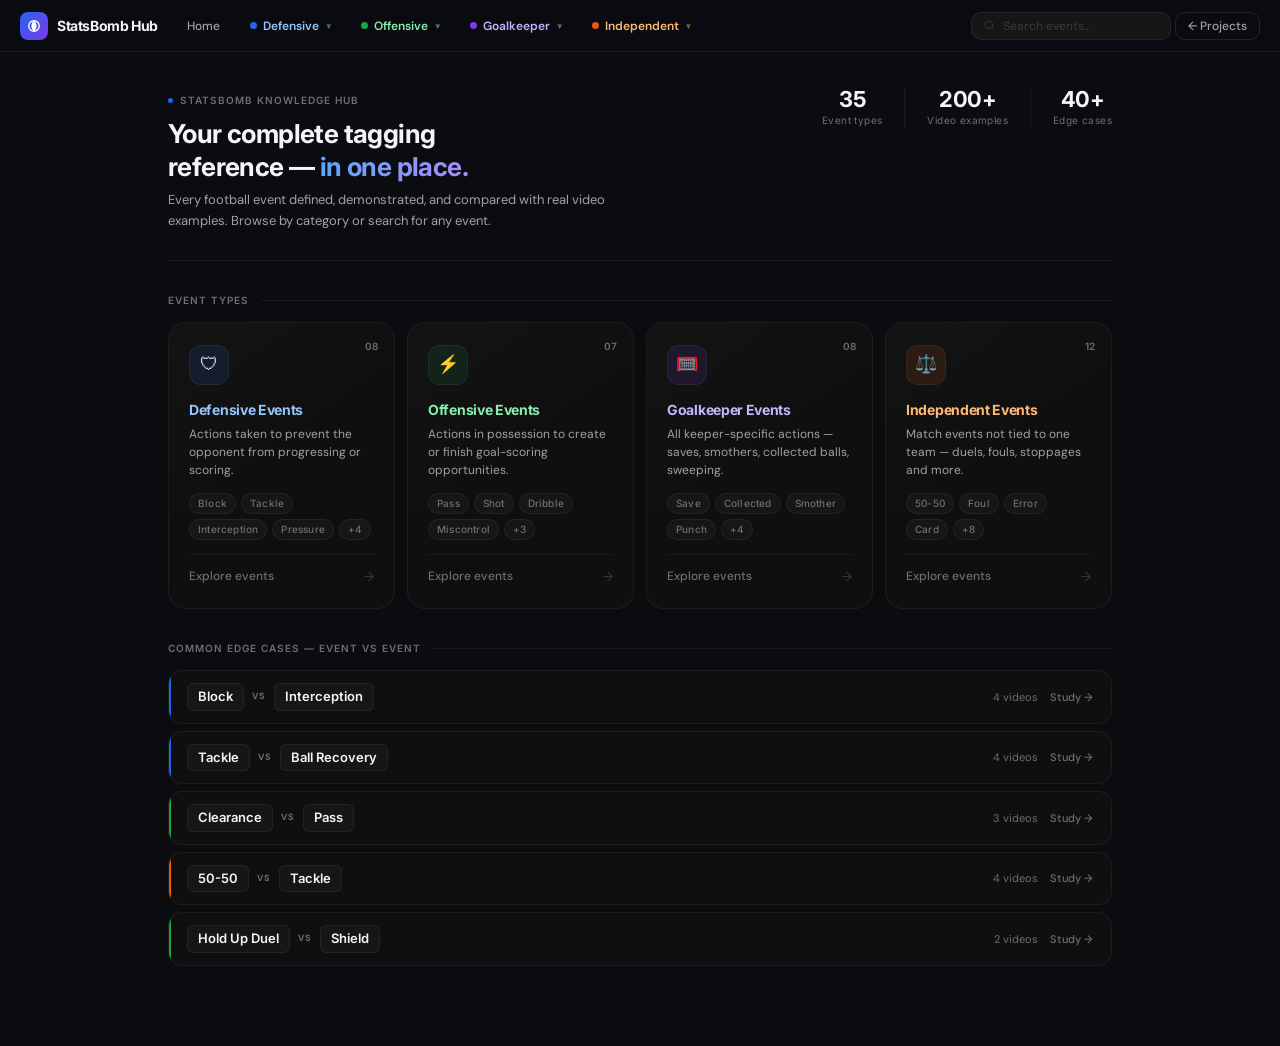
<file: knowledge-hub.html>
<!DOCTYPE html>
<html lang="en">
<head>
<meta charset="UTF-8">
<meta name="viewport" content="width=device-width, initial-scale=1.0">
<!-- kb-v:1782891409 -->
<title>StatsBomb Knowledge Hub — Hudl Studio</title>
<link href="https://fonts.googleapis.com/css2?family=Inter:wght@400;500;600;700&family=DM+Sans:wght@300;400;500;600&display=swap" rel="stylesheet">
<style>
:root {
  --navy:#0a0c10; --n2:#0F0F0F; --n3:#161616; --n4:#1c1c1e; --n5:#242424;
  --tx:#F5F5F7; --t2:#A1A1A6; --t3:#6E6E73; --t4:#3A3A3C;
  --b1:rgba(255,255,255,0.06); --b2:rgba(255,255,255,0.10); --b3:rgba(255,255,255,0.16);
  /* Category colours */
  --def:#2563eb;    --def-sub:rgba(37,99,235,0.12);   --def-bd:rgba(37,99,235,0.35);
  --off:#16a34a;    --off-sub:rgba(22,163,74,0.12);    --off-bd:rgba(22,163,74,0.35);
  --gk:#7c3aed;     --gk-sub:rgba(124,58,237,0.12);    --gk-bd:rgba(124,58,237,0.35);
  --ind:#ea580c;    --ind-sub:rgba(234,88,12,0.12);     --ind-bd:rgba(234,88,12,0.35);
  --r-card:18px; --r-btn:10px; --r-pill:999px;
  --ease:cubic-bezier(0.4,0,0.2,1);
}
*,*::before,*::after{box-sizing:border-box;margin:0;padding:0;}
html{scroll-behavior:smooth;}
body{background:var(--navy);color:var(--tx);font-family:'DM Sans',sans-serif;font-size:14px;line-height:1.5;overflow-x:hidden;min-height:100vh;}
::-webkit-scrollbar{width:4px;} ::-webkit-scrollbar-track{background:transparent;} ::-webkit-scrollbar-thumb{background:var(--b2);border-radius:2px;}

/* ── TOP NAV ── */
.topnav{
  position:fixed;top:0;left:0;right:0;z-index:200;
  display:flex;align-items:center;gap:4px;
  padding:0 20px;height:52px;
  background:rgba(10,12,16,0.94);
  backdrop-filter:saturate(180%) blur(20px);
  border-bottom:0.5px solid var(--b1);
}

.nav-logo{display:flex;align-items:center;gap:9px;cursor:pointer;text-decoration:none;margin-right:12px;}
.nav-logo-mark{width:28px;height:28px;background:linear-gradient(135deg,#2563eb,#7c3aed);border-radius:8px;display:flex;align-items:center;justify-content:center;flex-shrink:0;}
.nav-logo-mark svg{width:14px;height:14px;fill:white;}
.nav-logo-text{font-family:'Inter',sans-serif;font-size:14px;font-weight:700;color:var(--tx);letter-spacing:-.4px;white-space:nowrap;}

/* Home button */
.nav-home{padding:5px 12px;border-radius:var(--r-btn);background:transparent;border:0.5px solid transparent;color:var(--t2);font-size:12px;font-weight:500;cursor:pointer;font-family:'DM Sans',sans-serif;transition:all .15s;white-space:nowrap;}
.nav-home:hover{background:var(--n3);color:var(--tx);border-color:var(--b1);}

/* Category nav buttons */
.nav-cats{display:flex;align-items:center;gap:2px;}
.nav-cat{position:relative;}

.nav-cat-btn{
  display:flex;align-items:center;gap:6px;
  padding:5px 12px;border-radius:var(--r-btn);
  background:transparent;border:0.5px solid transparent;
  font-size:12px;font-weight:600;cursor:pointer;
  font-family:'DM Sans',sans-serif;transition:all .15s;white-space:nowrap;
}
.nav-cat-btn .cdot{width:7px;height:7px;border-radius:50%;flex-shrink:0;}
.nav-cat-btn .chv{font-size:8px;opacity:.5;transition:transform .15s;}
.nav-cat-btn[aria-expanded="true"] .chv{transform:rotate(180deg);}

.nav-cat-btn.c-def{color:#93c5fd;}
.nav-cat-btn.c-def:hover,.nav-cat-btn.c-def.open{background:var(--def-sub);border-color:var(--def-bd);color:#60a5fa;}
.nav-cat-btn.c-def .cdot{background:var(--def);}

.nav-cat-btn.c-off{color:#86efac;}
.nav-cat-btn.c-off:hover,.nav-cat-btn.c-off.open{background:var(--off-sub);border-color:var(--off-bd);color:#4ade80;}
.nav-cat-btn.c-off .cdot{background:var(--off);}

.nav-cat-btn.c-gk{color:#c4b5fd;}
.nav-cat-btn.c-gk:hover,.nav-cat-btn.c-gk.open{background:var(--gk-sub);border-color:var(--gk-bd);color:#a78bfa;}
.nav-cat-btn.c-gk .cdot{background:var(--gk);}

.nav-cat-btn.c-ind{color:#fdba74;}
.nav-cat-btn.c-ind:hover,.nav-cat-btn.c-ind.open{background:var(--ind-sub);border-color:var(--ind-bd);color:#fb923c;}
.nav-cat-btn.c-ind .cdot{background:var(--ind);}

/* Dropdown */
.nav-dd{
  display:none;position:absolute;top:calc(100% + 6px);left:0;min-width:200px;
  background:var(--n2);border:0.5px solid var(--b2);border-radius:12px;
  padding:5px;box-shadow:0 20px 50px rgba(0,0,0,.55);z-index:300;
}
.nav-dd.open{display:block;}
.nav-dd-item{
  display:block;padding:7px 11px;border-radius:7px;
  color:var(--t2);text-decoration:none;font-size:12px;font-weight:500;
  transition:all .1s;cursor:pointer;
}
.nav-dd-item:hover{color:var(--tx);}
.nav-dd-item.c-def:hover{background:var(--def-sub);color:#93c5fd;}
.nav-dd-item.c-off:hover{background:var(--off-sub);color:#86efac;}
.nav-dd-item.c-gk:hover{background:var(--gk-sub);color:#c4b5fd;}
.nav-dd-item.c-ind:hover{background:var(--ind-sub);color:#fdba74;}

/* Search */
.nav-search{
  display:flex;align-items:center;gap:7px;
  background:var(--n3);border:0.5px solid var(--b1);border-radius:var(--r-btn);
  padding:5px 11px;margin-left:auto;width:200px;transition:all .2s;
}
.nav-search:focus-within{width:260px;border-color:var(--def);box-shadow:0 0 0 3px rgba(37,99,235,.15);}
.nav-search svg{flex-shrink:0;color:var(--t4);}
.nav-search input{background:transparent;border:none;outline:none;color:var(--tx);font-size:12px;font-family:'DM Sans',sans-serif;width:100%;}
.nav-search input::placeholder{color:var(--t4);}

/* Back button */
.nav-back{padding:5px 12px;border-radius:var(--r-btn);background:transparent;border:0.5px solid var(--b2);color:var(--t2);font-size:12px;font-weight:500;cursor:pointer;font-family:'DM Sans',sans-serif;transition:all .15s;white-space:nowrap;}
.nav-back:hover{color:var(--tx);border-color:var(--b3);}

/* ── PAGES ── */
.page{display:none;min-height:100vh;padding-top:52px;}
.page.active{display:block;animation:pgIn .3s var(--ease);}
@keyframes pgIn{from{opacity:0;transform:translateY(12px);}to{opacity:1;transform:translateY(0);}}

/* ── SEARCH OVERLAY ── */
.search-over{
  display:none;position:fixed;top:52px;left:0;right:0;bottom:0;
  background:rgba(10,12,16,.97);z-index:190;overflow-y:auto;
  padding:28px 24px;
}
.search-over.open{display:block;}
.search-hd{font-size:12px;color:var(--t3);margin-bottom:16px;font-family:'Inter',sans-serif;}
.sr-item{
  display:flex;align-items:center;gap:12px;
  padding:14px 16px;background:var(--n2);border:0.5px solid var(--b1);
  border-radius:12px;margin-bottom:8px;cursor:pointer;transition:all .12s;
}
.sr-item:hover{border-color:var(--b2);background:var(--n3);}
.sr-dot{width:9px;height:9px;border-radius:50%;flex-shrink:0;}
.sr-name{font-size:14px;font-weight:600;color:var(--tx);margin-bottom:2px;}
.sr-cat{font-size:11px;color:var(--t3);}
.sr-none{font-size:13px;color:var(--t3);text-align:center;padding:40px 0;}

/* ── SHARED ── */
.wrap{max-width:1000px;margin:0 auto;padding:36px 28px 80px;}
.sec-label{font-size:10px;font-weight:600;text-transform:uppercase;letter-spacing:.10em;color:var(--t3);margin-bottom:14px;font-family:'Inter',sans-serif;display:flex;align-items:center;gap:12px;}
.sec-label::after{content:'';flex:1;height:0.5px;background:var(--b1);}
.card{background:var(--n2);border:0.5px solid var(--b1);border-radius:var(--r-card);position:relative;overflow:hidden;transition:border-color .2s,box-shadow .2s,transform .2s;}
.card::before{content:'';position:absolute;inset:0;background:linear-gradient(145deg,rgba(255,255,255,.02) 0%,transparent 50%);pointer-events:none;border-radius:inherit;}
.card:hover{border-color:var(--b2);box-shadow:0 4px 20px rgba(0,0,0,.4);transform:translateY(-2px);}
.fu{opacity:0;transform:translateY(14px);animation:fadeUp .4s var(--ease) forwards;}
@keyframes fadeUp{to{opacity:1;transform:translateY(0);}}
.d1{animation-delay:.04s;}.d2{animation-delay:.09s;}.d3{animation-delay:.14s;}.d4{animation-delay:.19s;}.d5{animation-delay:.24s;}.d6{animation-delay:.29s;}
.badge{font-size:10px;font-weight:600;letter-spacing:.01em;padding:3px 9px;border-radius:var(--r-pill);font-family:'Inter',sans-serif;}
.badge-def{background:var(--def-sub);color:#93c5fd;border:0.5px solid var(--def-bd);}
.badge-off{background:var(--off-sub);color:#86efac;border:0.5px solid var(--off-bd);}
.badge-gk{background:var(--gk-sub);color:#c4b5fd;border:0.5px solid var(--gk-bd);}
.badge-ind{background:var(--ind-sub);color:#fdba74;border:0.5px solid var(--ind-bd);}
.badge-t{background:rgba(255,255,255,.05);color:var(--t2);border:0.5px solid var(--b1);}
.badge-red{background:rgba(255,69,58,.1);color:#FF453A;border:0.5px solid rgba(255,69,58,.2);}
.empty{font-size:13px;color:var(--t3);padding:14px 0;font-style:italic;}

/* ── HOME PAGE ── */
.home-hero{display:flex;align-items:flex-start;justify-content:space-between;gap:2rem;margin-bottom:32px;padding-bottom:28px;border-bottom:0.5px solid var(--b1);}
.home-eyebrow{display:inline-flex;align-items:center;gap:7px;font-size:10px;font-weight:600;letter-spacing:.10em;text-transform:uppercase;color:var(--t3);font-family:'Inter',sans-serif;margin-bottom:10px;}
.home-eyebrow span{display:inline-block;width:5px;height:5px;background:var(--def);border-radius:50%;animation:blink 2s ease-in-out infinite;}
@keyframes blink{0%,100%{opacity:1;}50%{opacity:.3;}}
.home-title{font-family:'Inter',sans-serif;font-size:26px;font-weight:700;color:var(--tx);letter-spacing:-.6px;line-height:1.25;margin-bottom:7px;}
.home-title em{font-style:normal;background:linear-gradient(90deg,#60a5fa,#a78bfa);-webkit-background-clip:text;-webkit-text-fill-color:transparent;}
.home-sub{font-size:13px;color:var(--t2);font-weight:400;max-width:440px;line-height:1.6;}
.home-stats{display:flex;align-items:center;gap:0;flex-shrink:0;}
.hstat{text-align:center;padding:0 22px;border-right:0.5px solid var(--b1);}
.hstat:last-child{border-right:none;padding-right:0;}
.hstat-num{font-family:'Inter',sans-serif;font-size:22px;font-weight:700;color:var(--tx);letter-spacing:-.5px;line-height:1;margin-bottom:3px;}
.hstat-lbl{font-size:10px;color:var(--t3);letter-spacing:.04em;font-family:'Inter',sans-serif;}

.cat-grid{display:grid;grid-template-columns:1fr 1fr 1fr 1fr;gap:12px;margin-bottom:32px;}
.cat-card{padding:22px 20px;cursor:pointer;}
.cat-card-icon{width:40px;height:40px;border-radius:12px;display:flex;align-items:center;justify-content:center;margin-bottom:14px;font-size:18px;border:0.5px solid var(--b1);}
.cat-count-chip{position:absolute;top:16px;right:16px;font-size:10px;font-weight:600;color:var(--t3);font-family:'Inter',sans-serif;}
.cat-name{font-family:'Inter',sans-serif;font-size:14px;font-weight:700;color:var(--tx);letter-spacing:-.3px;margin-bottom:5px;}
.cat-desc{font-size:12px;color:var(--t2);line-height:1.5;margin-bottom:14px;}
.cat-tags{display:flex;flex-wrap:wrap;gap:5px;margin-bottom:14px;}
.cat-tag{font-size:10px;font-weight:500;letter-spacing:.02em;padding:2px 8px;border-radius:var(--r-pill);background:var(--n3);color:var(--t3);border:0.5px solid var(--b1);font-family:'Inter',sans-serif;}
.cat-foot{display:flex;align-items:center;justify-content:space-between;padding-top:12px;border-top:0.5px solid var(--b1);}
.cat-open{font-size:12px;font-weight:500;color:var(--t3);transition:color .18s;}
.cat-arrow{font-size:13px;color:var(--t4);transition:all .18s;}

/* Category-specific colours on home cards */
.cat-card.c-def .cat-card-icon{background:var(--def-sub);}
.cat-card.c-def:hover{border-color:var(--def-bd);}
.cat-card.c-def:hover .cat-open{color:#60a5fa;}
.cat-card.c-def:hover .cat-arrow{color:#60a5fa;transform:translateX(3px);}
.cat-card.c-off .cat-card-icon{background:var(--off-sub);}
.cat-card.c-off:hover{border-color:var(--off-bd);}
.cat-card.c-off:hover .cat-open{color:#4ade80;}
.cat-card.c-off:hover .cat-arrow{color:#4ade80;transform:translateX(3px);}
.cat-card.c-gk .cat-card-icon{background:var(--gk-sub);}
.cat-card.c-gk:hover{border-color:var(--gk-bd);}
.cat-card.c-gk:hover .cat-open{color:#a78bfa;}
.cat-card.c-gk:hover .cat-arrow{color:#a78bfa;transform:translateX(3px);}
.cat-card.c-ind .cat-card-icon{background:var(--ind-sub);}
.cat-card.c-ind:hover{border-color:var(--ind-bd);}
.cat-card.c-ind:hover .cat-open{color:#fb923c;}
.cat-card.c-ind:hover .cat-arrow{color:#fb923c;transform:translateX(3px);}

/* VS strip */
.vs-strip{display:flex;flex-direction:column;gap:7px;}
.vs-row{background:var(--n2);border:0.5px solid var(--b1);border-radius:14px;padding:12px 18px;display:flex;align-items:center;justify-content:space-between;cursor:pointer;transition:all .18s;position:relative;overflow:hidden;}
.vs-row::before{content:'';position:absolute;left:0;top:0;bottom:0;width:2px;}
.vs-row.c-def::before{background:var(--def);}
.vs-row.c-off::before{background:var(--off);}
.vs-row.c-gk::before{background:var(--gk);}
.vs-row.c-ind::before{background:var(--ind);}
.vs-row:hover{background:var(--n3);border-color:var(--b2);}
.vs-pair{display:flex;align-items:center;gap:8px;}
.vs-ev{font-family:'Inter',sans-serif;font-size:13px;font-weight:600;color:var(--tx);padding:3px 10px;background:var(--n3);border-radius:6px;border:0.5px solid var(--b1);}
.vs-label{font-size:9px;font-weight:700;letter-spacing:.1em;color:var(--t3);}
.vs-meta{display:flex;align-items:center;gap:12px;}
.vs-vc{font-size:11px;color:var(--t3);}
.vs-go{font-size:11px;font-weight:500;color:var(--t3);display:flex;align-items:center;gap:3px;transition:all .15s;}
.vs-row:hover .vs-go{color:var(--tx);gap:6px;}

/* ── CATEGORY PAGE ── */
.cat-hero{display:flex;align-items:flex-end;justify-content:space-between;gap:2rem;margin-bottom:28px;padding-bottom:24px;border-bottom:0.5px solid var(--b1);}
.cat-hero-badge{display:inline-flex;align-items:center;gap:6px;font-size:10px;font-weight:600;letter-spacing:.10em;text-transform:uppercase;font-family:'Inter',sans-serif;padding:3px 10px;border-radius:var(--r-pill);margin-bottom:10px;border:0.5px solid;}
.cat-hero-title{font-family:'Inter',sans-serif;font-size:24px;font-weight:700;color:var(--tx);letter-spacing:-.5px;margin-bottom:6px;}
.cat-hero-desc{font-size:13px;color:var(--t2);max-width:440px;line-height:1.6;}
.cat-hero-num{font-family:'Inter',sans-serif;font-size:72px;font-weight:700;line-height:1;letter-spacing:-.04em;opacity:.05;color:var(--tx);flex-shrink:0;}

.events-list{display:flex;flex-direction:column;gap:7px;}
.event-row{background:var(--n2);border:0.5px solid var(--b1);border-radius:14px;padding:14px 18px;display:flex;align-items:center;gap:14px;cursor:pointer;transition:all .2s;position:relative;overflow:hidden;}
.event-row::before{content:'';position:absolute;left:0;top:0;bottom:0;width:2px;opacity:0;transition:opacity .2s;}
.event-row:hover{background:var(--n3);border-color:var(--b2);transform:translateX(3px);}
.event-row:hover::before{opacity:1;}
.event-row.c-def::before{background:var(--def);}
.event-row.c-off::before{background:var(--off);}
.event-row.c-gk::before{background:var(--gk);}
.event-row.c-ind::before{background:var(--ind);}
.ev-row-num{font-family:'Inter',sans-serif;font-size:11px;font-weight:600;color:var(--t4);width:22px;flex-shrink:0;}
.ev-row-body{flex:1;min-width:0;}
.ev-row-name{font-family:'Inter',sans-serif;font-size:14px;font-weight:700;color:var(--tx);letter-spacing:-.2px;margin-bottom:2px;}
.ev-row-def{font-size:12px;color:var(--t2);white-space:nowrap;overflow:hidden;text-overflow:ellipsis;}
.ev-row-pills{display:flex;gap:5px;flex-shrink:0;}
.ev-row-arrow{font-size:14px;color:var(--t4);flex-shrink:0;transition:all .18s;}
.event-row:hover .ev-row-arrow{color:var(--tx);transform:translateX(3px);}

/* ── EVENT DETAIL ── */
.detail-hero{margin-bottom:24px;padding-bottom:24px;border-bottom:0.5px solid var(--b1);}
.detail-ev-label{display:inline-flex;align-items:center;gap:6px;font-size:10px;font-weight:600;letter-spacing:.10em;text-transform:uppercase;font-family:'Inter',sans-serif;padding:3px 10px;border-radius:var(--r-pill);margin-bottom:10px;border:0.5px solid;}
.detail-ev-title{font-family:'Inter',sans-serif;font-size:32px;font-weight:700;color:var(--tx);letter-spacing:-.7px;line-height:1.15;margin-bottom:10px;}
.detail-ev-def{font-size:13px;font-style:italic;color:var(--t2);max-width:580px;line-height:1.65;padding-left:14px;border-left:2px solid var(--b2);}

.detail-cols{display:grid;grid-template-columns:1fr 1fr;gap:12px;margin-bottom:12px;}
.detail-full{margin-bottom:12px;}
.detail-card{background:var(--n2);border:0.5px solid var(--b1);border-radius:var(--r-card);padding:20px 22px;}
.detail-card-lbl{font-size:10px;font-weight:600;text-transform:uppercase;letter-spacing:.10em;color:var(--t3);font-family:'Inter',sans-serif;margin-bottom:14px;}

.kp-list{display:flex;flex-direction:column;gap:9px;}
.kp-item{display:flex;align-items:flex-start;gap:9px;font-size:13px;color:var(--t2);line-height:1.5;}
.kp-dot{width:4px;height:4px;border-radius:50%;flex-shrink:0;margin-top:6px;}

.outcomes-list{display:flex;flex-direction:column;gap:7px;}
.outcome-row{display:flex;align-items:center;justify-content:space-between;padding:10px 14px;background:var(--n3);border:0.5px solid var(--b1);border-radius:10px;}
.outcome-name{font-family:'Inter',sans-serif;font-size:13px;font-weight:600;color:var(--tx);margin-bottom:1px;}
.outcome-desc{font-size:11px;color:var(--t3);}

.types-grid{display:grid;grid-template-columns:repeat(auto-fill,minmax(200px,1fr));gap:8px;}
.type-item{padding:12px 14px;background:var(--n3);border:0.5px solid var(--b1);border-radius:10px;}
.type-header{display:flex;align-items:center;gap:8px;margin-bottom:5px;}
.type-num{width:20px;height:20px;border-radius:5px;display:flex;align-items:center;justify-content:center;font-size:10px;font-weight:700;font-family:'Inter',sans-serif;flex-shrink:0;}
.type-name{font-family:'Inter',sans-serif;font-size:13px;font-weight:600;color:var(--tx);}
.type-desc{font-size:12px;color:var(--t2);line-height:1.45;}

/* Videos */
.videos-grid{display:grid;grid-template-columns:repeat(4,1fr);gap:9px;}
.video-card{background:var(--n3);border:0.5px solid var(--b1);border-radius:12px;overflow:hidden;cursor:pointer;transition:all .2s;}
.video-card:hover{border-color:var(--b2);transform:scale(1.02);}
.video-thumb{aspect-ratio:16/9;display:flex;align-items:center;justify-content:center;position:relative;background:#0d1020;}
.play-ring{width:34px;height:34px;border-radius:50%;background:rgba(255,255,255,.08);border:0.5px solid var(--b2);display:flex;align-items:center;justify-content:center;transition:all .2s;}
.play-ring svg{width:12px;height:12px;fill:white;margin-left:2px;}
.video-card:hover .play-ring{background:rgba(255,255,255,.18);}
.video-info{padding:9px 10px;border-top:0.5px solid var(--b1);}
.video-fname{font-size:10px;color:var(--t3);font-family:monospace;white-space:nowrap;overflow:hidden;text-overflow:ellipsis;margin-bottom:3px;}
.video-fdesc{font-size:10px;color:var(--t2);line-height:1.4;display:-webkit-box;-webkit-line-clamp:2;-webkit-box-orient:vertical;overflow:hidden;}

/* VS comps */
.vs-comps{display:flex;flex-direction:column;gap:8px;}
.vs-comp{background:var(--n2);border:0.5px solid var(--b1);border-radius:14px;overflow:hidden;cursor:pointer;transition:border-color .18s;}
.vs-comp:hover{border-color:var(--b2);}
.vs-comp-head{display:flex;align-items:center;justify-content:space-between;padding:12px 16px;border-bottom:0.5px solid var(--b1);}
.vs-comp-pair{display:flex;align-items:center;gap:8px;}
.vs-name{font-family:'Inter',sans-serif;font-size:12px;font-weight:600;color:var(--tx);padding:3px 10px;background:var(--n3);border-radius:6px;border:0.5px solid var(--b1);}
.vs-vslbl{font-size:9px;font-weight:700;letter-spacing:.1em;color:var(--t4);}
.vs-comp-vc{font-size:11px;color:var(--t3);}
.vs-comp-body{padding:10px 16px;font-size:12px;color:var(--t2);line-height:1.5;}

/* ── VIDEO MODAL ── */
.modal-back{display:none;position:fixed;inset:0;background:rgba(0,0,0,.85);z-index:500;align-items:center;justify-content:center;padding:20px;}
.modal-back.open{display:flex;}
.modal-box{background:var(--n2);border:0.5px solid var(--b2);border-radius:16px;overflow:hidden;width:100%;max-width:780px;box-shadow:0 40px 80px rgba(0,0,0,.7);}
.modal-head{display:flex;align-items:center;justify-content:space-between;padding:14px 18px;border-bottom:0.5px solid var(--b1);}
.modal-title{font-size:13px;font-weight:600;color:var(--tx);}
.modal-close{width:28px;height:28px;border-radius:6px;background:var(--n3);border:none;color:var(--t2);font-size:17px;cursor:pointer;display:flex;align-items:center;justify-content:center;transition:all .12s;font-family:inherit;line-height:1;}
.modal-close:hover{background:var(--n4);color:var(--tx);}
.modal-vid{width:100%;aspect-ratio:16/9;background:#000;}
.modal-vid iframe,.modal-vid video{width:100%;height:100%;border:none;display:block;}
.modal-foot{padding:12px 18px;font-size:11px;color:var(--t3);}
</style>
</head>
<body>

<!-- ══════════ TOP NAV ══════════ -->
<nav class="topnav">
  <a class="nav-logo" href="#" onclick="goHome();return false;">
    <div class="nav-logo-mark">
      <svg viewBox="0 0 16 16"><circle cx="8" cy="8" r="6" fill="none" stroke="white" stroke-width="1.5"/><path d="M8 2 C4 5 4 11 8 14 C12 11 12 5 8 2Z" fill="white"/></svg>
    </div>
    <span class="nav-logo-text">StatsBomb Hub</span>
  </a>

  <button class="nav-home" onclick="goHome()">Home</button>

  <div class="nav-cats">
    <!-- Defensive (Blue) -->
    <div class="nav-cat">
      <button class="nav-cat-btn c-def" id="btn-def" onclick="toggleDD('dd-def',this)" aria-expanded="false">
        <span class="cdot"></span>Defensive<span class="chv">▼</span>
      </button>
      <div class="nav-dd" id="dd-def">
        <span class="nav-dd-item c-def" onclick="navTo('def','block')">Block</span>
        <span class="nav-dd-item c-def" onclick="navTo('def','ballrecovery')">Ball Recovery</span>
        <span class="nav-dd-item c-def" onclick="navTo('def','interception')">Interception</span>
        <span class="nav-dd-item c-def" onclick="navTo('def','clearance')">Clearance</span>
        <span class="nav-dd-item c-def" onclick="navTo('def','tackle')">Tackle</span>
        <span class="nav-dd-item c-def" onclick="navTo('def','legstretch')">Leg Stretch Duel</span>
        <span class="nav-dd-item c-def" onclick="navTo('def','pressure')">Pressure</span>
        <span class="nav-dd-item c-def" onclick="navTo('def','shield')">Shield</span>
      </div>
    </div>
    <!-- Offensive (Green) -->
    <div class="nav-cat">
      <button class="nav-cat-btn c-off" id="btn-off" onclick="toggleDD('dd-off',this)" aria-expanded="false">
        <span class="cdot"></span>Offensive<span class="chv">▼</span>
      </button>
      <div class="nav-dd" id="dd-off">
        <span class="nav-dd-item c-off" onclick="navTo('off','pass')">Pass</span>
        <span class="nav-dd-item c-off" onclick="navTo('off','unknownpass')">Unknown Pass End</span>
        <span class="nav-dd-item c-off" onclick="navTo('off','shot')">Shot</span>
        <span class="nav-dd-item c-off" onclick="navTo('off','dribble')">Dribble</span>
        <span class="nav-dd-item c-off" onclick="navTo('off','miscontrol')">Miscontrol</span>
        <span class="nav-dd-item c-off" onclick="navTo('off','holdup')">Hold Up Duel</span>
        <span class="nav-dd-item c-off" onclick="navTo('off','separation')">Separation Duel</span>
      </div>
    </div>
    <!-- Goalkeeper (Purple) -->
    <div class="nav-cat">
      <button class="nav-cat-btn c-gk" id="btn-gk" onclick="toggleDD('dd-gk',this)" aria-expanded="false">
        <span class="cdot"></span>Goalkeeper<span class="chv">▼</span>
      </button>
      <div class="nav-dd" id="dd-gk">
        <span class="nav-dd-item c-gk" onclick="navTo('gk','collected')">Collected</span>
        <span class="nav-dd-item c-gk" onclick="navTo('gk','punch')">Punch</span>
        <span class="nav-dd-item c-gk" onclick="navTo('gk','smother')">Smother</span>
        <span class="nav-dd-item c-gk" onclick="navTo('gk','sweeper')">Keeper Sweeper</span>
        <span class="nav-dd-item c-gk" onclick="navTo('gk','saveattempt')">Save Attempt</span>
        <span class="nav-dd-item c-gk" onclick="navTo('gk','noconcede')">Conceded No Save</span>
        <span class="nav-dd-item c-gk" onclick="navTo('gk','save')">Save</span>
        <span class="nav-dd-item c-gk" onclick="navTo('gk','gkextras')">GK Extras</span>
      </div>
    </div>
    <!-- Independent (Orange) -->
    <div class="nav-cat">
      <button class="nav-cat-btn c-ind" id="btn-ind" onclick="toggleDD('dd-ind',this)" aria-expanded="false">
        <span class="cdot"></span>Independent<span class="chv">▼</span>
      </button>
      <div class="nav-dd" id="dd-ind">
        <span class="nav-dd-item c-ind" onclick="navTo('ind','fifty')">50-50</span>
        <span class="nav-dd-item c-ind" onclick="navTo('ind','posduel')">Positioning Duel</span>
        <span class="nav-dd-item c-ind" onclick="navTo('ind','error')">Error</span>
        <span class="nav-dd-item c-ind" onclick="navTo('ind','owngoal')">Own Goal Against</span>
        <span class="nav-dd-item c-ind" onclick="navTo('ind','foul')">Foul Committed</span>
        <span class="nav-dd-item c-ind" onclick="navTo('ind','card')">Card</span>
        <span class="nav-dd-item c-ind" onclick="navTo('ind','out')">Out</span>
        <span class="nav-dd-item c-ind" onclick="navTo('ind','stoppage')">Stoppage</span>
        <span class="nav-dd-item c-ind" onclick="navTo('ind','refball')">Referee Ball Drop</span>
        <span class="nav-dd-item c-ind" onclick="navTo('ind','startingxi')">Starting XI</span>
        <span class="nav-dd-item c-ind" onclick="navTo('ind','tacticalshift')">Tactical Shift</span>
        <span class="nav-dd-item c-ind" onclick="navTo('ind','playeroff')">Player Off & On</span>
      </div>
    </div>
  </div>

  <!-- Search -->
  <div class="nav-search">
    <svg width="13" height="13" fill="none" stroke="currentColor" stroke-width="1.5" viewBox="0 0 24 24"><circle cx="11" cy="11" r="7"/><path d="m16.5 16.5 4 4"/></svg>
    <input type="text" id="search-input" placeholder="Search events…" autocomplete="off">
  </div>

  <button class="nav-back" onclick="window.location.href='/'">← Projects</button>
</nav>

<!-- ══════════ SEARCH OVERLAY ══════════ -->
<div class="search-over" id="search-over">
  <div style="max-width:700px;margin:0 auto;">
    <div class="search-hd" id="search-hd">Type to search all events…</div>
    <div id="search-results"></div>
  </div>
</div>

<!-- ══════════ HOME PAGE ══════════ -->
<div id="page-home" class="page active">
<div class="wrap">

  <div class="home-hero fu d1">
    <div class="home-hero-left">
      <div class="home-eyebrow"><span></span>StatsBomb Knowledge Hub</div>
      <div class="home-title">Your complete tagging<br>reference — <em>in one place.</em></div>
      <div class="home-sub">Every football event defined, demonstrated, and compared with real video examples. Browse by category or search for any event.</div>
    </div>
    <div class="home-stats">
      <div class="hstat"><div class="hstat-num">35</div><div class="hstat-lbl">Event types</div></div>
      <div class="hstat"><div class="hstat-num">200+</div><div class="hstat-lbl">Video examples</div></div>
      <div class="hstat"><div class="hstat-num">40+</div><div class="hstat-lbl">Edge cases</div></div>
    </div>
  </div>

  <div class="sec-label fu d2">Event Types</div>
  <div class="cat-grid fu d3">

    <div class="card cat-card c-def" onclick="goCategory('def')">
      <div class="cat-count-chip">08</div>
      <div class="cat-card-icon">🛡</div>
      <div class="cat-name" style="color:#93c5fd">Defensive Events</div>
      <div class="cat-desc">Actions taken to prevent the opponent from progressing or scoring.</div>
      <div class="cat-tags">
        <span class="cat-tag">Block</span><span class="cat-tag">Tackle</span>
        <span class="cat-tag">Interception</span><span class="cat-tag">Pressure</span><span class="cat-tag">+4</span>
      </div>
      <div class="cat-foot"><span class="cat-open">Explore events</span><span class="cat-arrow">→</span></div>
    </div>

    <div class="card cat-card c-off" onclick="goCategory('off')">
      <div class="cat-count-chip">07</div>
      <div class="cat-card-icon">⚡</div>
      <div class="cat-name" style="color:#86efac">Offensive Events</div>
      <div class="cat-desc">Actions in possession to create or finish goal-scoring opportunities.</div>
      <div class="cat-tags">
        <span class="cat-tag">Pass</span><span class="cat-tag">Shot</span>
        <span class="cat-tag">Dribble</span><span class="cat-tag">Miscontrol</span><span class="cat-tag">+3</span>
      </div>
      <div class="cat-foot"><span class="cat-open">Explore events</span><span class="cat-arrow">→</span></div>
    </div>

    <div class="card cat-card c-gk" onclick="goCategory('gk')">
      <div class="cat-count-chip">08</div>
      <div class="cat-card-icon">🥅</div>
      <div class="cat-name" style="color:#c4b5fd">Goalkeeper Events</div>
      <div class="cat-desc">All keeper-specific actions — saves, smothers, collected balls, sweeping.</div>
      <div class="cat-tags">
        <span class="cat-tag">Save</span><span class="cat-tag">Collected</span>
        <span class="cat-tag">Smother</span><span class="cat-tag">Punch</span><span class="cat-tag">+4</span>
      </div>
      <div class="cat-foot"><span class="cat-open">Explore events</span><span class="cat-arrow">→</span></div>
    </div>

    <div class="card cat-card c-ind" onclick="goCategory('ind')">
      <div class="cat-count-chip">12</div>
      <div class="cat-card-icon">⚖️</div>
      <div class="cat-name" style="color:#fdba74">Independent Events</div>
      <div class="cat-desc">Match events not tied to one team — duels, fouls, stoppages and more.</div>
      <div class="cat-tags">
        <span class="cat-tag">50-50</span><span class="cat-tag">Foul</span>
        <span class="cat-tag">Error</span><span class="cat-tag">Card</span><span class="cat-tag">+8</span>
      </div>
      <div class="cat-foot"><span class="cat-open">Explore events</span><span class="cat-arrow">→</span></div>
    </div>

  </div>

  <div class="sec-label fu d5">Common edge cases — event vs event</div>
  <div class="vs-strip fu d6">
    <div class="vs-row c-def" onclick="navTo('def','block')">
      <div class="vs-pair"><span class="vs-ev">Block</span><span class="vs-label">VS</span><span class="vs-ev">Interception</span></div>
      <div class="vs-meta"><span class="vs-vc">4 videos</span><span class="vs-go">Study →</span></div>
    </div>
    <div class="vs-row c-def" onclick="navTo('def','tackle')">
      <div class="vs-pair"><span class="vs-ev">Tackle</span><span class="vs-label">VS</span><span class="vs-ev">Ball Recovery</span></div>
      <div class="vs-meta"><span class="vs-vc">4 videos</span><span class="vs-go">Study →</span></div>
    </div>
    <div class="vs-row c-off" onclick="navTo('off','pass')">
      <div class="vs-pair"><span class="vs-ev">Clearance</span><span class="vs-label">VS</span><span class="vs-ev">Pass</span></div>
      <div class="vs-meta"><span class="vs-vc">3 videos</span><span class="vs-go">Study →</span></div>
    </div>
    <div class="vs-row c-ind" onclick="navTo('ind','fifty')">
      <div class="vs-pair"><span class="vs-ev">50-50</span><span class="vs-label">VS</span><span class="vs-ev">Tackle</span></div>
      <div class="vs-meta"><span class="vs-vc">4 videos</span><span class="vs-go">Study →</span></div>
    </div>
    <div class="vs-row c-off" onclick="navTo('off','holdup')">
      <div class="vs-pair"><span class="vs-ev">Hold Up Duel</span><span class="vs-label">VS</span><span class="vs-ev">Shield</span></div>
      <div class="vs-meta"><span class="vs-vc">2 videos</span><span class="vs-go">Study →</span></div>
    </div>
  </div>

</div>
</div>

<!-- ══════════ CATEGORY PAGE ══════════ -->
<div id="page-category" class="page">
<div class="wrap">
  <div class="cat-hero fu d1">
    <div>
      <div class="cat-hero-badge" id="cat-badge"></div>
      <div class="cat-hero-title" id="cat-title"></div>
      <div class="cat-hero-desc" id="cat-desc"></div>
    </div>
    <div class="cat-hero-num" id="cat-num"></div>
  </div>
  <div class="sec-label fu d2">All events in this category</div>
  <div class="events-list fu d3" id="events-list"></div>
</div>
</div>

<!-- ══════════ EVENT DETAIL PAGE ══════════ -->
<div id="page-event" class="page">
<div class="wrap">
  <div class="detail-hero fu d1">
    <div class="detail-ev-label" id="ev-label"></div>
    <div class="detail-ev-title" id="ev-title"></div>
    <div class="detail-ev-def" id="ev-def"></div>
  </div>
  <div class="detail-cols fu d2">
    <div class="detail-card">
      <div class="detail-card-lbl">Key points</div>
      <div class="kp-list" id="ev-kps"></div>
    </div>
    <div class="detail-card">
      <div class="detail-card-lbl">Outcomes</div>
      <div class="outcomes-list" id="ev-outcomes"></div>
    </div>
  </div>
  <div class="detail-full fu d3">
    <div class="detail-card">
      <div class="detail-card-lbl">Types &amp; subtypes</div>
      <div class="types-grid" id="ev-types"></div>
    </div>
  </div>
  <div class="detail-full fu d4">
    <div class="detail-card">
      <div class="detail-card-lbl">Video examples</div>
      <div class="videos-grid" id="ev-videos"></div>
    </div>
  </div>
  <div class="detail-full fu d5">
    <div class="detail-card">
      <div class="detail-card-lbl">Event vs event — edge cases</div>
      <div class="vs-comps" id="ev-vs"></div>
    </div>
  </div>
</div>
</div>

<!-- ══════════ VIDEO MODAL ══════════ -->
<div class="modal-back" id="video-modal" onclick="if(event.target===this)closeModal()">
  <div class="modal-box">
    <div class="modal-head">
      <span class="modal-title" id="modal-title">Video</span>
      <button class="modal-close" onclick="closeModal()">×</button>
    </div>
    <div class="modal-vid" id="modal-vid"></div>
    <div class="modal-foot" id="modal-desc"></div>
  </div>
</div>

<script>
// ══════════════════════════════════════════════════════
// CATEGORY CONFIG
// ══════════════════════════════════════════════════════
const CATS = {
  def:{emoji:'🛡',label:'Defensive',title:'Defensive Events',desc:'Actions taken to prevent the opponent from progressing or scoring.',cls:'c-def',badgeCls:'badge-def',color:'#2563eb',num:'08'},
  off:{emoji:'⚡',label:'Offensive',title:'Offensive Events',desc:'Actions in possession to create or finish goal-scoring opportunities.',cls:'c-off',badgeCls:'badge-off',color:'#16a34a',num:'07'},
  gk: {emoji:'🥅',label:'Goalkeeper',title:'Goalkeeper Events',desc:'All keeper-specific actions — saves, smothers, collected balls and sweeping.',cls:'c-gk',badgeCls:'badge-gk',color:'#7c3aed',num:'08'},
  ind:{emoji:'⚖️',label:'Independent',title:'Independent Events',desc:'Match events not tied to one team — duels, fouls, stoppages and more.',cls:'c-ind',badgeCls:'badge-ind',color:'#ea580c',num:'12'},
};

// ══════════════════════════════════════════════════════
// VIDEO CATALOGUE
// Replace PLACEHOLDER values with real Google Drive file IDs.
// Get the ID from: drive.google.com/file/d/FILE_ID/view
// Folders to pull from:
//   https://drive.google.com/drive/folders/1qy5S3lKBfMdyT-x5WTdt_qqZ9bM6t392
//   https://drive.google.com/drive/folders/1E8AH7APrMRtW5h1fqcYyutIT9PD7FXOQ
// ══════════════════════════════════════════════════════
const VIDEO_IDS = {
  // Format: 'filename.mp4': { id: 'DRIVE_FILE_ID', desc: 'Short description' }
  // Defensive
  'Copy of 1.mp4':              { id: '', desc: 'Example 1' },
  'Copy of 2.mp4':              { id: '', desc: 'Example 2' },
  'Copy of 6.mp4':              { id: '', desc: 'Example 6' },
  'Copy of 5.mp4':              { id: '', desc: 'Example 5' },
  'Block Save.mp4':             { id: '', desc: 'Goalkeeper block save — standing in path of shot' },
  'Block offensive.mp4':        { id: '', desc: 'Offensive block — ball hits own teammate' },
  'Ball Recovery not Tackle.mp4':{ id: '', desc: 'Ball loose after miscontrol — recovery, not tackle' },
  'Won 1.mp4':                  { id: '', desc: 'Interception won — full possession gained' },
  'Won 2.mp4':                  { id: '', desc: 'Interception won — second example' },
  'Success 1.mp4':              { id: '', desc: 'Interception success — pass disrupted but not held' },
  '1- Step In.mp4':             { id: '', desc: 'Step In rule — defender must reach ball first' },
  '2-Step In.mp4':              { id: '', desc: 'Step In rule — second example' },
  'Copy of 3.mp4':              { id: '', desc: 'Example 3' },
  'Copy of 4.mp4':              { id: '', desc: 'Example 4' },
  'Dribble Attempt 1.mp4':      { id: '', desc: 'Tackle during a dribble attempt' },
  'Tackle 1.mp4':               { id: '', desc: 'Standard tackle — ball won cleanly' },
  'Tackle 2.mp4':               { id: '', desc: 'Tackle — ball knocked to team' },
  '1.mp4':                      { id: '', desc: 'Example' },
  'Leg Stretch Duel 1.mp4':     { id: '', desc: 'Defender stretches leg without full challenge' },
  'Receiving.mp4':              { id: '', desc: 'Pressure applied as opponent receives the ball' },
  'pressure (Carrying).mp4':    { id: '', desc: 'Pressure as opponent carries the ball' },
  'Before Shot.mp4':            { id: '', desc: 'Pressure applied before opponent releases' },
  'More than 1 Press.mp4':      { id: '', desc: 'Multiple pressure events on same player' },
  'Shield.mp4':                 { id: '', desc: 'Player shields ball until it exits play' },
  'Point 2-2.mp4':              { id: '', desc: 'Shield — opponent pressing closely' },
  // Offensive
  'Open play pass.mp4':         { id: '', desc: 'Regular open play pass' },
  'Pass First Time.mp4':        { id: '', desc: 'One-touch pass without prior control' },
  'Through Ball.mp4':           { id: '', desc: 'Pass cutting through the defensive line' },
  'Pass Backheel.mp4':          { id: '', desc: 'Backheel pass technique' },
  'Shot open play.mp4':         { id: '', desc: 'Open play shot attempt' },
  'Copy of Goal.mp4':           { id: '', desc: 'Shot outcome: Goal' },
  'Copy of Saved 2.mp4':        { id: '', desc: 'Shot outcome: Saved by goalkeeper' },
  'Copy of Block.mp4':          { id: '', desc: 'Shot outcome: Blocked by outfield player' },
  'Copy of Dribble nutmeg.mp4': { id: '', desc: 'Dribble — nutmeg technique' },
  'Copy of no touch.mp4':       { id: '', desc: 'Dribble — no touch subtype' },
  'Reguler 1.mp4':              { id: '', desc: 'Miscontrol — poor touch in ground play' },
  'Reguler 2.mp4':              { id: '', desc: 'Miscontrol — second example' },
  'Aerial won 1.mp4':           { id: '', desc: 'Miscontrol after winning aerial duel' },
  'Right1.mp4':                 { id: '', desc: 'Separation duel — ball moved right' },
  'Left 1.mp4':                 { id: '', desc: 'Separation duel — ball moved left' },
  // Goalkeeper
  'Collected Success.mp4':      { id: '', desc: 'Goalkeeper collects high ball cleanly' },
  'Collected Fail.mp4':         { id: '', desc: 'Goalkeeper drops the ball on collection' },
  'Collected 1.mp4':            { id: '', desc: 'Collected — cross scenario' },
  'Collected 2.mkv':            { id: '', desc: 'Collected — contested scenario' },
  'Punch Success.mp4':          { id: '', desc: 'Goalkeeper punches ball away cleanly' },
  'Fail.mp4':                   { id: '', desc: 'Goalkeeper fails to connect on punch' },
  'Smother Won.mp4':            { id: '', desc: 'Smother — keeper wins the ball' },
  'Dribble Take on 2.mp4':      { id: '', desc: 'Smother during dribble attempt' },
  'Dribble Take on 5.mp4':      { id: '', desc: 'Smother during dribble — second example' },
  'Sweeper Claim.mp4':          { id: '', desc: 'Keeper sweeper — claims ball off the line' },
  'Sweeper clear.mp4':          { id: '', desc: 'Keeper sweeper — clears danger' },
  'Sweeper 1.mp4':              { id: '', desc: 'Keeper sweeper — intercepts through ball' },
  'Sweeper 5.mp4':              { id: '', desc: 'Keeper sweeper — fifth example' },
  'Won.mp4':                    { id: '', desc: 'Save — full possession gained' },
  'Second Effort.mp4':          { id: '', desc: 'Second effort save attempt' },
  'Success.mp4':                { id: '', desc: 'Save — ball parried away' },
  'Conceded No Save 1.mp4':     { id: '', desc: 'Conceded without save — ball unreachable' },
  'Conceded No Save 2.mp4':     { id: '', desc: 'Conceded no save — second example' },
  'Save Fail.mp4':              { id: '', desc: 'Save fail — goal conceded' },
  // Independent
  'Fifty Fifty Won.mp4':        { id: '', desc: '50-50 won — clear possession gained' },
  '2- Success.mp4':             { id: '', desc: '50-50 success — ball won for team' },
  'Fifty-fifty 1.mp4':          { id: '', desc: '50-50 — example 1' },
  '50-50 3.mp4':                { id: '', desc: '50-50 — example 3' },
  'Touch 1.mp4':                { id: '', desc: 'Positioning duel with touch' },
  'No touch 1.mp4':             { id: '', desc: 'Positioning duel with no touch' },
  'Error.mp4':                  { id: '', desc: 'Error leading to a dangerous opportunity' },
  'Own Goal.mp4':               { id: '', desc: 'Own goal against' },
  'Foul committed regular.mp4': { id: '', desc: 'Regular foul committed during play' },
  'Foul Committed handball.mp4':{ id: '', desc: 'Handball foul' },
  'Foul Advantage.mp4':         { id: '', desc: 'Foul with advantage played' },
  'Penalty.mp4':                { id: '', desc: 'Foul resulting in penalty' },
  'Yellow Card.mp4':            { id: '', desc: 'Yellow card issued' },
  'Red Card.mp4':               { id: '', desc: 'Red card — straight dismissal' },
  'Sideline.mp4':               { id: '', desc: 'Ball out over sideline — throw-in' },
  'Endline.mp4':                { id: '', desc: 'Ball out over endline — goal kick or corner' },
  'Point 1.mp4':                { id: '', desc: 'Example 1' },
  'VAR.mp4':                    { id: '', desc: 'VAR review stoppage' },
  'Example ReBDr.mp4':          { id: '', desc: 'Referee ball drop restart' },
  'Starting XI.mp4':            { id: '', desc: 'Starting lineup and formation shown' },
  'Point 2.mp4':                { id: '', desc: 'Example 2' },
  'Player off.mp4':             { id: '', desc: 'Player exits temporarily for treatment' },
  'Player on.mp4':              { id: '', desc: 'Player returns after temporary absence' },
  '2.mp4':{ id: '', desc: 'Example 2' },
  '3.mp4':{ id: '', desc: 'Example 3' },
  '4.mp4':{ id: '', desc: 'Example 4' },
};

// ══════════════════════════════════════════════════════
// EVENT DATA (unchanged from original — all data preserved)
// ══════════════════════════════════════════════════════
const EVENTS = {
  def:[
    {id:'block',name:'Block',def:'Blocking the ball by standing in its path.',kps:['Close distance to the opponent','A simple or normal move, or standing still','Deflection touch against a pass or shot','Save block or goal-line clearance'],types:[{n:'Defensive',d:'The ball hits an opposing player.'},{n:'Offensive',d:'The ball hits a teammate of the player who made the action.'}],outcomes:[{n:'Regular',d:'Ball clearly changes direction.',b:'badge-def',bl:'Regular'},{n:'Deflection',d:'Slightly alters path only.',b:'badge-off',bl:'Deflection'}],videos:['Copy of 1.mp4','Copy of 2.mp4','Copy of 6.mp4','Copy of 5.mp4','Block Save.mp4','Block offensive.mp4'],vs:[{ev:'Interception',vc:4,desc:"Close distance, simple movement, ball touches player unintentionally = Block. Smart positioning cutting the passing lane = Interception."},{ev:'Tackle',vc:1,desc:"Opponent's intention was a pass, not a dribble = Block, not Tackle."},{ev:'Clearance',vc:1,desc:"Moved with simple movement and misjudged the ball = Block, not Clearance."}]},
    {id:'ballrecovery',name:'Ball Recovery',def:'An attempt to recover a loose ball.',kps:['Regains possession for his team','Normal, natural movement toward the ball','The ball is loose — not under control of any player','Little effort required'],types:[{n:'Complete',d:'Player successfully regains the ball and secures possession.'},{n:'Fail',d:'Player attempts to recover but ball runs too far away.'}],outcomes:[{n:'Complete',d:'Possession secured.',b:'badge-off',bl:'Complete'},{n:'Fail',d:'Ball lost.',b:'badge-red',bl:'Fail'}],videos:['Copy of 1.mp4','Copy of 2.mp4','Copy of 3.mp4','Ball Recovery not Tackle.mp4'],vs:[{ev:'Interception',vc:4,desc:"Natural movement tracking back = Recovery. Smart anticipation cutting lane = Interception."},{ev:'Tackle',vc:3,desc:"Miscontrol makes ball loose, next touch = Recovery, not Tackle."},{ev:'50-50',vc:1,desc:"One player has no real chance = Recovery, not 50-50."}]},
    {id:'interception',name:'Interception',def:"Anticipating and positioning oneself in the passing lane to prevent an opponent's pass from reaching their teammate.",kps:['Against opponent pass only','Clever movement and smart positioning','Cutting the passing lane','Defender must reach ball first (Step In rule)'],types:[{n:'Won',d:'Ball secured — possession gained by defender.'},{n:'Success',d:'Pass disrupted but not fully controlled.'}],outcomes:[{n:'Won',d:'Full possession.',b:'badge-off',bl:'Won'},{n:'Success',d:'Pass disrupted.',b:'badge-def',bl:'Success'}],videos:['Won 1.mp4','Won 2.mp4','Success 1.mp4','1- Step In.mp4','2-Step In.mp4'],vs:[{ev:'Block',vc:4,desc:"Anticipation + smart positioning = Interception. Standing still, ball hits player = Block."},{ev:'Ball Recovery',vc:3,desc:"Pretending to press then cutting lane = Interception. Natural tracking back = Recovery."},{ev:'Tackle',vc:2,desc:"Defender intercepts before attacker touches ball = Interception, not Tackle."}]},
    {id:'clearance',name:'Clearance',def:'Action by a player to clear danger without intention to deliver to a teammate.',kps:["Removes danger with quick one-touch action","Does not look up — just clears","No aim for a specific teammate","Usually performed under pressure","Usually in defending team's half"],types:[{n:'Regular',d:'Clearance without aerial duel — any body part except head.'},{n:'Aerial Won',d:'Removes ball from danger during an aerial duel.'}],outcomes:[{n:'Regular',d:'Standard ground clearance.',b:'badge-def',bl:'Regular'},{n:'Aerial Won',d:'Won in the air.',b:'badge-gk',bl:'Aerial'}],videos:['Copy of 1.mp4','Copy of 3.mp4','Copy of 4.mp4','Copy of 5.mp4'],vs:[{ev:'Interception',vc:4,desc:"Covering natural defensive position, ball comes into zone = Clearance. Stepping into passing lane = Interception."},{ev:'Pass',vc:3,desc:"No intention to direct to teammate = Clearance. Spots and plays to teammate = Pass."}]},
    {id:'tackle',name:'Tackle',def:'A ground contest in which a defender successfully dispossesses an opponent in possession.',kps:['Direct duel between defender and ball carrier','One player is in clear possession — not a 50-50','Sliding or standing challenge with any legal body part','Direction tracked: Left / Right Take On, or None'],types:[{n:'Dribble Attempt',d:"Attacker was trying to dribble and failed."},{n:'Dispossessed',d:"Attacker was not trying to dribble — just lost the ball."},{n:"Take On / Not Take On / None",d:"Direction attacker takes, read from defender's shoulders."}],outcomes:[{n:'Won',d:'Defender regains full possession.',b:'badge-off',bl:'Won'},{n:'Success',d:'Ball knocked to another player or out.',b:'badge-def',bl:'Success'}],videos:['Dribble Attempt 1.mp4','Won 1.mp4','Success 1.mp4','Tackle 1.mp4','Tackle 2.mp4'],vs:[{ev:'50-50',vc:3,desc:"One player has clear possession = Tackle. Equal chance for both = 50-50."},{ev:'Ball Recovery',vc:4,desc:"Miscontrol makes ball loose, next touch = Recovery. Ball still under control = Tackle."},{ev:'Interception',vc:2,desc:"Defender contacts attacker's leg while receiving = Tackle, not Interception."}]},
    {id:'legstretch',name:'Leg Stretch Duel',def:'Defender stretches their leg to try to win the ball while attacker does not attempt to dribble past or create space.',kps:['Close distance with leg stretch toward the ball','Attacker in clear possession','No successful tackle, no dribble past'],types:[{n:'Leg Stretch',d:'Defender stretches leg — no full challenge or tackle made.'}],outcomes:[{n:'Attempted',d:'Leg stretch made.',b:'badge-t',bl:'Attempted'}],videos:['1.mp4','Leg Stretch Duel 1.mp4'],vs:[]},
    {id:'pressure',name:'Pressure',def:'A defensive move where a player applies pressure to an opponent receiving, carrying, or releasing the ball.',kps:['Direct movement toward the ball carrier','Close distance between players','High intensity in the press','Possible physical contact'],types:[{n:'While Receiving',d:'Pressure as opponent receives the ball.'},{n:'While Carrying',d:'Pressure as opponent carries the ball.'},{n:'Before Releasing',d:'Pressure just before opponent plays the ball.'}],outcomes:[{n:'Applied',d:'Pressure registered.',b:'badge-def',bl:'Applied'}],videos:['Receiving.mp4','pressure (Carrying).mp4','Before Shot.mp4','More than 1 Press.mp4'],vs:[]},
    {id:'shield',name:'Shield',def:'Player shields the ball to prevent an opponent from gaining possession, allowing it to go out of bounds.',kps:['Player shields while ball goes out of play','Usually a tight one-on-one duel','Opponent pressing very closely','Opponent not allowed to touch the ball'],types:[{n:'Shield',d:'Protects ball from opponent until it exits play.'}],outcomes:[{n:'Complete',d:'Ball goes out safely.',b:'badge-off',bl:'Complete'}],videos:['Shield.mp4','Point 2-2.mp4'],vs:[{ev:'Tackle',vc:1,desc:"Opponent steps in and pushes ball away = Tackle; shield becomes Ball Recovery."}]},
  ],
  off:[
    {id:'pass',name:'Pass',def:'An intended kick from one player to a teammate.',kps:['Intent to deliver to a teammate','Can be complete, incomplete, out of play, or offside','Through balls cut through the last defensive line','Height: Ground / Low / High'],types:[{n:'Open Play',d:'Regular pass during play.'},{n:'Set Piece',d:'Free kick, corner, goal kick, throw-in, kick-off.'},{n:'First Time',d:'One-touch pass without prior control.'},{n:'Interception / Recovery',d:'Pass off an interception or loose ball.'}],outcomes:[{n:'Complete',d:'Reaches teammate.',b:'badge-off',bl:'Complete'},{n:'Incomplete',d:"Doesn't reach target.",b:'badge-red',bl:'Incomplete'},{n:'Out',d:'Goes out of play.',b:'badge-red',bl:'Out'},{n:'Offside',d:'Receiver in offside position.',b:'badge-red',bl:'Offside'}],videos:['Open play pass.mp4','Pass First Time.mp4','Through Ball.mp4','Pass Backheel.mp4'],vs:[{ev:'Clearance',vc:3,desc:"Intent to reach teammate = Pass. Just clearing danger without looking up = Clearance."}]},
    {id:'unknownpass',name:'Unknown Pass End',def:"A pass that occurred but whose end didn't match any known outcome.",kps:['Pass interrupted by a foul','Half ends while pass is in flight','Own goal off back-pass','Ball hits referee, post, or object'],types:[{n:'Foul Committed',d:'Pass interrupted by a foul.'},{n:'Half End',d:'Whistle blows while pass is in flight.'},{n:'Own Goal Against',d:'Back-pass results in own goal.'},{n:'X Event',d:'Ball hits referee, post, corner flag, etc.'}],outcomes:[{n:'Tagged',d:'At moment of interruption.',b:'badge-t',bl:'Tagged'}],videos:['1.mp4','2.mp4','3.mp4','4.mp4'],vs:[]},
    {id:'shot',name:'Shot',def:'An attempt to score a goal, made with any legal part of the body.',kps:['Clear intent to score','Final action of the attack','Body parts: foot, head, other','Technique: Normal, Volley, Half-Volley, Overhead, Lob, Diving Header, Backheel'],types:[{n:'Open Play',d:'Shot during normal play.'},{n:'Set Piece',d:'Free kick, penalty, corner shot.'},{n:'Redirected',d:'Ball redirected toward goal.'}],outcomes:[{n:'Goal',d:'Crosses the line.',b:'badge-off',bl:'Goal'},{n:'Saved',d:'Goalkeeper stops it.',b:'badge-def',bl:'Saved'},{n:'Blocked',d:'Another player deflects it.',b:'badge-ind',bl:'Blocked'},{n:'Post / Wayward',d:'Misses the goal.',b:'badge-red',bl:'Off target'}],videos:['Shot open play.mp4','Copy of Goal.mp4','Copy of Saved 2.mp4','Copy of Block.mp4'],vs:[]},
    {id:'dribble',name:'Dribble',def:'A successful action where a player gets past an opponent or creates space for a key action.',kps:["Ball control while beating a defender","Direction tracked vs defender's shoulders","No Touch and Nutmeg are special subtypes"],types:[{n:'Complete',d:'Player beats defender, continues in intended direction.'},{n:'Overrun',d:'Player beats defender but same touch pushes ball too far.'}],outcomes:[{n:'Complete',d:'Successfully past the defender.',b:'badge-off',bl:'Complete'},{n:'Overrun',d:'Beat defender but ball overruns.',b:'badge-def',bl:'Overrun'}],videos:['Copy of 1.mp4','Copy of 2.mp4','Copy of Dribble nutmeg.mp4','Copy of no touch.mp4'],vs:[{ev:'Not Dribble',vc:5,desc:"Defender taken completely out of play = Dribble. Attacker just moves backward into open space = Not a Dribble."}]},
    {id:'miscontrol',name:'Miscontrol',def:'A player loses possession due to a poor touch.',kps:['Poor touch while receiving or carrying','Misjudging the ball','No direct defensive action caused it'],types:[{n:'Regular',d:'Poor touch during ground play.'},{n:'Aerial Won',d:'Poor touch after winning an aerial duel.'}],outcomes:[{n:'Miscontrol',d:'Ball lost from poor touch.',b:'badge-red',bl:'Miscontrol'}],videos:['Reguler 1.mp4','Reguler 2.mp4','Aerial won 1.mp4'],vs:[{ev:'Dribble / Tackle',vc:7,desc:"Unintentional touch that loses the ball = Miscontrol, even if it accidentally beats a player."}]},
    {id:'holdup',name:'Hold Up Duel',def:'A player uses physical strength to protect the ball from an opponent while maintaining possession.',kps:['Ground challenge with real physical contact','Attacker already in clear possession','Physical contact while shielding or blocking defender'],types:[{n:'Hold Up',d:'Protecting the ball using body strength.'}],outcomes:[{n:'Won',d:'Maintained possession.',b:'badge-off',bl:'Won'},{n:'Lost',d:'Opponent wins the ball.',b:'badge-red',bl:'Lost'}],videos:['1.mp4','2.mp4'],vs:[{ev:'Shield',vc:2,desc:"Ball stays in play = Hold Up Duel. Ball goes out of play = Shield."},{ev:'Positioning Duel',vc:2,desc:"Player protecting own possession = Hold Up. Neither player has possession = Positioning Duel."}]},
    {id:'separation',name:'Separation Duel',def:'A player uses skills to gain space against an opponent before a cross or shot.',kps:["Contact between two players in ball's path","Both players on the ground","No clear advantage for either player over the ball"],types:[{n:'Right',d:"Attacker moved ball toward defender's right."},{n:'Left',d:"Attacker moved ball toward defender's left."}],outcomes:[{n:'Separation gained',d:'Player gets space for cross or shot.',b:'badge-off',bl:'Won'}],videos:['Right1.mp4','Left 1.mp4'],vs:[]},
  ],
  gk:[
    {id:'collected',name:'Collected',def:'Keeper comes out or jumps to collect a high ball, including crosses and lofted passes.',kps:['Catches high or low balls from crosses, corners, or loose balls','Comes out of goal when opponent is nearby contesting','Key difference from Ball Recovery: opponent must be present'],types:[{n:'Success',d:'Goalkeeper catches the ball cleanly.'},{n:'Collected Twice',d:'Goalkeeper catches a second time.'},{n:'Fail',d:'Goalkeeper fails to hold the ball.'}],outcomes:[{n:'Success',d:'Ball secured.',b:'badge-off',bl:'Success'},{n:'Fail',d:'Ball dropped or missed.',b:'badge-red',bl:'Fail'}],videos:['Collected Success.mp4','Collected Fail.mp4','Collected 1.mp4','Collected 2.mkv'],vs:[{ev:'Ball Recovery',vc:4,desc:"Opponent nearby contesting = Collected. No opponent present = Ball Recovery for GK."}]},
    {id:'punch',name:'Punch',def:'Keeper punches the ball away to clear it from danger.',kps:["Ball clearance with fist closed","No specific direction required","Used when catching cleanly isn't possible","Happens at set pieces or open-play crosses"],types:[{n:'Success',d:'Goalkeeper punches ball away cleanly.'},{n:'Fail',d:'Goalkeeper fails to connect properly.'}],outcomes:[{n:'Success',d:'Ball cleared.',b:'badge-off',bl:'Success'},{n:'Fail',d:'Failed punch.',b:'badge-red',bl:'Fail'}],videos:['Punch Success.mp4','Fail.mp4'],vs:[{ev:'Keeper Sweeper',vc:1,desc:"One-handed action outside the box = Punch (no one-handed Sweeper option exists)."}]},
    {id:'smother',name:'Smother',def:"Keeper equivalent of a tackle — coming out to dispossess a player.",kps:['Similar to a Tackle for outfield players','Usually against Dribble or Dispossessed','Direction also tracked: Left / Right Take On or None'],types:[{n:'Dribble Attempt',d:'Opponent was trying to dribble the keeper.'},{n:'Dispossessed',d:'Opponent was not trying to dribble.'}],outcomes:[{n:'Won',d:'Keeper wins the ball fully.',b:'badge-off',bl:'Won'},{n:'Success',d:'Ball knocked away.',b:'badge-gk',bl:'Success'}],videos:['Smother Won.mp4','Dribble Take on 2.mp4','Dribble Take on 5.mp4'],vs:[]},
    {id:'sweeper',name:'Keeper Sweeper',def:'Keeper comes off their line to claim or clear the ball — similar to an Interception.',kps:['Usually happens outside the penalty area','Often against through balls or long passes','Deals with dangerous situations before attackers reach the ball'],types:[{n:'Claim',d:'Goalkeeper comes out and claims possession.'},{n:'Clear',d:'Goalkeeper comes out and clears the ball.'}],outcomes:[{n:'Claim',d:'Ball secured.',b:'badge-off',bl:'Claim'},{n:'Clear',d:'Danger cleared.',b:'badge-gk',bl:'Clear'}],videos:['Sweeper Claim.mp4','Sweeper clear.mp4','Sweeper 1.mp4','Sweeper 5.mp4'],vs:[]},
    {id:'saveattempt',name:'Save Attempt',def:'Keeper save from an opposing team shot — happens only after a Shot.',kps:['After Shots only','Preventing the ball from entering the goal','Body part, technique, and body state all tagged here'],types:[{n:'Won',d:'Goalkeeper wins the ball completely.'},{n:'Success',d:'Shot saved, ball stays in play.'},{n:'Fail',d:'Goal conceded.'},{n:'Second Effort',d:'Keeper makes a second save attempt.'}],outcomes:[{n:'Won',d:'Full possession.',b:'badge-off',bl:'Won'},{n:'Success',d:'Ball parried.',b:'badge-gk',bl:'Success'},{n:'Fail',d:'Goal scored.',b:'badge-red',bl:'Fail'}],videos:['Won.mp4','Success.mp4','Fail.mp4','Second Effort.mp4'],vs:[]},
    {id:'noconcede',name:'Conceded No Save',def:'Goalkeeper concedes a goal without touching the ball.',kps:['After Shots only','Goalkeeper had no chance to touch the ball'],types:[{n:'Conceded No Save',d:'Goalkeeper could not reach the ball.'}],outcomes:[{n:'Goal conceded',d:'Ball enters net untouched.',b:'badge-red',bl:'Conceded'}],videos:['Conceded No Save 1.mp4','Conceded No Save 2.mp4'],vs:[]},
    {id:'save',name:'Save',def:'Keeper save from a non-shot situation — after deflection or own-goal risk.',kps:['NOT after a direct Shot — that is Save Attempt','After clearance or deflection toward goal','Quick reaction from goalkeeper'],types:[{n:'Won',d:'Goalkeeper wins the ball completely.'},{n:'Success',d:'Ball kept out, stays in play.'},{n:'Second Effort',d:'Second save attempt.'}],outcomes:[{n:'Won',d:'Full possession.',b:'badge-off',bl:'Won'},{n:'Success',d:'Ball kept out.',b:'badge-gk',bl:'Success'},{n:'Fail',d:'Goal conceded.',b:'badge-red',bl:'Fail'}],videos:['Won.mp4','Success.mp4','Save Fail.mp4'],vs:[]},
    {id:'gkextras',name:'GK Extras',def:'Additional descriptors tagged for every shot on goal — body part, technique, and body state.',kps:["Body Part: Right/Left Foot, Right/Left/Both Hands, Chest, Head","Technique: Standing (didn't leave feet) or Diving","Body State at moment shot was taken: Set / Moving / Prone"],types:[{n:'Body Part',d:'Which part of body was used.'},{n:'Technique',d:'Standing or Diving save.'},{n:'Body State',d:'Set / Moving / Prone at moment of shot.'}],outcomes:[],videos:[],vs:[]},
  ],
  ind:[
    {id:'fifty',name:'50-50',def:'Two players challenging to recover a loose ball — equal chance for both.',kps:['Both players have equal chance — no clear advantage','Ball must be loose, not in possession of either team','Both move toward ball and compete simultaneously'],types:[{n:'Won',d:'Player wins contest and regains possession.'},{n:'Success',d:'Player wins and knocks ball to team.'}],outcomes:[{n:'Won',d:'Clear possession.',b:'badge-off',bl:'Won'},{n:'Success',d:'Ball knocked to team.',b:'badge-gk',bl:'Success'}],videos:['Fifty Fifty Won.mp4','2- Success.mp4','Fifty-fifty 1.mp4','50-50 3.mp4'],vs:[{ev:'Tackle',vc:4,desc:"Equal chance for both = 50-50. One player clearly has possession = Tackle."}]},
    {id:'posduel',name:'Positioning Duel',def:"Players compete for ball or space using physical positioning — neither in clear possession initially.",kps:["Contact in ball's path before it arrives","Both players on the ground","No clear advantage for either player"],types:[{n:'With Touch',d:'One or both players touch the ball.'},{n:'No Touch',d:'Contest for position without touching ball.'}],outcomes:[{n:'Won',d:'One player secures ball.',b:'badge-off',bl:'Won'}],videos:['Touch 1.mp4','No touch 1.mp4'],vs:[{ev:'Hold Up Duel',vc:2,desc:"Player protecting own possession = Hold Up. Neither player has possession = Positioning Duel."}]},
    {id:'error',name:'Error',def:'A mistake by a player that leads to a dangerous goal-scoring opportunity.',kps:['Must lead to a dangerous opportunity — shot or clear 1v1 with keeper'],types:[{n:'Error',d:'Mistake creates a goal-scoring opportunity.'}],outcomes:[{n:'Dangerous',d:'Opportunity created.',b:'badge-red',bl:'Error'}],videos:['Error.mp4'],vs:[]},
    {id:'owngoal',name:'Own Goal Against',def:'An own goal scored against the team.',kps:['Ball crosses own goal line off own player'],types:[{n:'Own Goal',d:'Ball put into own net.'}],outcomes:[{n:'Goal',d:'Counts as a goal.',b:'badge-red',bl:'Own Goal'}],videos:['Own Goal.mp4'],vs:[]},
    {id:'foul',name:'Foul Committed',def:'Any infringement penalized as foul play by the referee.',kps:['Cards tagged as Extra on this event','Types: Regular, Handball, Dive, Dangerous Play, Offside, 6/8 Seconds, Backpass Pick, Foul Out'],types:[{n:'Regular',d:'Standard foul during open play.'},{n:'Handball',d:'Illegal handling of the ball.'},{n:'Dive',d:'Player simulates a foul.'},{n:'Dangerous Play',d:'Action endangering another player.'}],outcomes:[{n:'Regular',d:'Free kick awarded.',b:'badge-red',bl:'Foul'},{n:'Advantage',d:'Play continues.',b:'badge-def',bl:'Advantage'},{n:'Penalty',d:'Penalty kick awarded.',b:'badge-red',bl:'Penalty'}],videos:['Foul committed regular.mp4','Foul Committed handball.mp4','Foul Advantage.mp4','Penalty.mp4'],vs:[]},
    {id:'card',name:'Card',def:'A card issued for an infringement outside active play — not classified as a Foul Committed.',kps:['Covers dissent, time-wasting, encroachment','Different from Card Extra on Foul Committed','Yellow, Second Yellow, or Red'],types:[{n:'Yellow',d:'First booking.'},{n:'Second Yellow',d:'Second booking — leads to red.'},{n:'Red Card',d:'Straight dismissal.'}],outcomes:[{n:'Yellow',d:'Player booked.',b:'badge-t',bl:'Yellow'},{n:'Red',d:'Player dismissed.',b:'badge-red',bl:'Red'}],videos:['Yellow Card.mp4','Red Card.mp4'],vs:[]},
    {id:'out',name:'Out',def:'The ball goes out of bounds over the sideline or endline.',kps:['Sideline → Throw-in','Endline → Goal Kick or Corner Kick'],types:[{n:'Sideline',d:'Results in a throw-in.'},{n:'Endline',d:'Results in goal kick or corner.'}],outcomes:[{n:'Sideline',d:'Throw-in.',b:'badge-t',bl:'Sideline'},{n:'Endline',d:'Goal kick / Corner.',b:'badge-t',bl:'Endline'}],videos:['Sideline.mp4','Endline.mp4'],vs:[]},
    {id:'stoppage',name:'Stoppage',def:'A stop in play caused by a match interruption.',kps:['Types: Injury, VAR Review, Abandoned, Other'],types:[{n:'Injury',d:'Player injury stops play.'},{n:'Review (VAR)',d:'Video review check.'},{n:'Abandoned',d:'Match cannot continue.'},{n:'Other',d:'Lights, weather, crowd, etc.'}],outcomes:[{n:'Temporary',d:'Play resumes.',b:'badge-def',bl:'Temporary'},{n:'Abandoned',d:'Match ends early.',b:'badge-red',bl:'Abandoned'}],videos:['Point 1.mp4','VAR.mp4'],vs:[]},
    {id:'refball',name:'Referee Ball Drop',def:'The referee restarts play by dropping the ball after a stoppage.',kps:['Used to restart after stoppage','Ball dropped between two players'],types:[{n:'Referee Ball Drop',d:'Referee drops ball to restart.'}],outcomes:[{n:'Restarted',d:'Play resumes.',b:'badge-off',bl:'Restarted'}],videos:['Example ReBDr.mp4'],vs:[]},
    {id:'startingxi',name:'Starting XI',def:"Indicates the 11 players chosen to start the match, their positions, and the team's initial formation.",kps:['Tagged at match start','Includes jersey numbers, names, positions','Outlines initial tactical formation'],types:[{n:'Starting XI',d:'Full lineup and formation at kickoff.'}],outcomes:[],videos:['Starting XI.mp4'],vs:[]},
    {id:'tacticalshift',name:'Tactical Shift',def:'Indicates a tactical change — new positions or a new team formation.',kps:["Tagged when team changes formation","Shows players' new positions","Often happens after substitutions"],types:[{n:'Tactical Shift',d:'New positions and/or formation noted.'}],outcomes:[],videos:['Point 1.mp4','Point 2.mp4'],vs:[]},
    {id:'playeroff',name:'Player Off & On',def:'A player leaves or returns to the pitch without a substitution.',kps:['NOT a substitution','Covers treatment exits and returns','Permanent exit with no replacement = no Player On event'],types:[{n:'Player Off',d:'Leaves temporarily (e.g. treatment).'},{n:'Player On',d:'Returns after temporary absence.'},{n:'Permanent Off',d:'Leaves permanently, not replaced.'}],outcomes:[],videos:['Player off.mp4','Player on.mp4'],vs:[]},
  ]
};

// ══════════════════════════════════════════════════════
// NAVIGATION
// ══════════════════════════════════════════════════════
let _curCat = null;

function goHome(){
  closeAllDDs(); closeSearch();
  showPage('page-home');
}

function goCategory(cat){
  closeAllDDs(); closeSearch();
  _curCat = cat;
  const info = CATS[cat];
  const badge = document.getElementById('cat-badge');
  badge.className = 'cat-hero-badge ' + info.badgeCls;
  badge.style.borderColor = info.color + '55';
  badge.textContent = info.emoji + ' ' + info.label;
  document.getElementById('cat-title').textContent = info.title;
  document.getElementById('cat-desc').textContent = info.desc;
  document.getElementById('cat-num').textContent = info.num;
  document.getElementById('events-list').innerHTML = EVENTS[cat].map((ev,i) => `
    <div class="event-row ${info.cls}" onclick="goEvent('${cat}','${ev.id}')">
      <div class="ev-row-num">${String(i+1).padStart(2,'0')}</div>
      <div class="ev-row-body">
        <div class="ev-row-name">${ev.name}</div>
        <div class="ev-row-def">${ev.def}</div>
      </div>
      <div class="ev-row-pills">
        ${ev.videos.length ? `<span class="badge badge-t">${ev.videos.length} videos</span>` : ''}
        ${ev.vs.length    ? `<span class="badge ${info.badgeCls}">${ev.vs.length} vs</span>` : ''}
      </div>
      <div class="ev-row-arrow">→</div>
    </div>
  `).join('');
  showPage('page-category');
}

function goEvent(cat, evId){
  const ev = EVENTS[cat].find(e => e.id === evId);
  if(!ev) return;
  const info = CATS[cat];
  _curCat = cat;

  // Header
  const lbl = document.getElementById('ev-label');
  lbl.className = 'detail-ev-label ' + info.badgeCls;
  lbl.style.borderColor = info.color + '55';
  lbl.textContent = info.emoji + ' ' + info.label + ' · Event';
  lbl.style.borderLeftColor = info.color;
  document.getElementById('ev-title').textContent = ev.name;
  document.getElementById('ev-def').style.borderLeftColor = info.color;
  document.getElementById('ev-def').textContent = ev.def;

  // Key points — dot uses category colour
  document.getElementById('ev-kps').innerHTML = ev.kps.map(k =>
    `<div class="kp-item"><div class="kp-dot" style="background:${info.color}"></div>${k}</div>`
  ).join('');

  // Outcomes
  document.getElementById('ev-outcomes').innerHTML = ev.outcomes.length
    ? ev.outcomes.map(o => `
        <div class="outcome-row">
          <div class="outcome-left">
            <div class="outcome-name">${o.n}</div>
            <div class="outcome-desc">${o.d}</div>
          </div>
          <span class="badge ${o.b}">${o.bl}</span>
        </div>`).join('')
    : '<div class="empty">No specific outcomes for this event.</div>';

  // Types — type number uses category colour
  document.getElementById('ev-types').innerHTML = ev.types.map((t,i) => `
    <div class="type-item">
      <div class="type-header">
        <div class="type-num" style="background:${info.color}22;color:${info.color}">${i+1}</div>
        <div class="type-name">${t.n}</div>
      </div>
      <div class="type-desc">${t.d}</div>
    </div>`).join('');

  // Videos — with description, clickable
  document.getElementById('ev-videos').innerHTML = ev.videos.length
    ? ev.videos.map(fname => {
        const vdata = VIDEO_IDS[fname] || {};
        const desc = vdata.desc || fname;
        const driveId = vdata.id || '';
        return `<div class="video-card" onclick="openVideo('${esc(driveId)}','${esc(fname)}','${esc(desc)}')">
          <div class="video-thumb">
            ${driveId ? `<img src="https://drive.google.com/thumbnail?id=${driveId}&sz=w320" style="width:100%;height:100%;object-fit:cover;position:absolute;inset:0;" onerror="this.remove()" alt="">` : ''}
            <div class="play-ring" style="position:relative;z-index:1">
              <svg viewBox="0 0 12 12"><path d="M3 2l7 4-7 4V2z"/></svg>
            </div>
          </div>
          <div class="video-info">
            <div class="video-fname">${esc(fname)}</div>
            <div class="video-fdesc">${esc(desc)}</div>
          </div>
        </div>`;
      }).join('')
    : '<div class="empty">No video examples for this event.</div>';

  // VS comparisons
  document.getElementById('ev-vs').innerHTML = ev.vs.length
    ? ev.vs.map(vs => `
        <div class="vs-comp">
          <div class="vs-comp-head">
            <div class="vs-comp-pair">
              <span class="vs-name">${ev.name}</span>
              <span class="vs-vslbl">VS</span>
              <span class="vs-name">${vs.ev}</span>
            </div>
            <span class="vs-comp-vc">${vs.vc} video examples</span>
          </div>
          <div class="vs-comp-body">${vs.desc}</div>
        </div>`).join('')
    : '<div class="empty">No direct comparisons for this event.</div>';

  showPage('page-event');
  closeAllDDs();
  closeSearch();
}

function navTo(cat, evId){
  closeAllDDs();
  goEvent(cat, evId);
  return false;
}

function showPage(id){
  document.querySelectorAll('.page').forEach(p => p.classList.remove('active'));
  document.getElementById(id).classList.add('active');
  window.scrollTo(0,0);
}

function esc(s){ return String(s||'').replace(/&/g,'&amp;').replace(/</g,'&lt;').replace(/>/g,'&gt;').replace(/"/g,'&quot;').replace(/'/g,'&#39;'); }

// ══════════════════════════════════════════════════════
// DROPDOWNS
// ══════════════════════════════════════════════════════
function toggleDD(id, btn){
  const dd = document.getElementById(id);
  const isOpen = dd.classList.contains('open');
  closeAllDDs();
  if(!isOpen){
    dd.classList.add('open');
    btn.setAttribute('aria-expanded','true');
    btn.classList.add('open');
  }
}
function closeAllDDs(){
  document.querySelectorAll('.nav-dd').forEach(d => d.classList.remove('open'));
  document.querySelectorAll('.nav-cat-btn').forEach(b => { b.setAttribute('aria-expanded','false'); b.classList.remove('open'); });
}
document.addEventListener('click', e => { if(!e.target.closest('.nav-cat')) closeAllDDs(); });
document.addEventListener('keydown', e => { if(e.key==='Escape'){ closeAllDDs(); closeSearch(); closeModal(); } });

// ══════════════════════════════════════════════════════
// SEARCH (fixed — actually works)
// ══════════════════════════════════════════════════════
const SEARCH_INDEX = [];
Object.entries(EVENTS).forEach(([cat, evs]) => {
  evs.forEach(ev => SEARCH_INDEX.push({ cat, ev }));
});

const searchInput = document.getElementById('search-input');
const searchOver  = document.getElementById('search-over');
const searchHd    = document.getElementById('search-hd');
const searchRes   = document.getElementById('search-results');

searchInput.addEventListener('input', function(){
  const q = this.value.trim().toLowerCase();
  if(!q){ closeSearch(); return; }
  openSearch(q);
});
searchInput.addEventListener('focus', function(){
  if(this.value.trim()) openSearch(this.value.trim().toLowerCase());
});

function openSearch(q){
  searchOver.classList.add('open');
  const hits = SEARCH_INDEX.filter(({ev}) =>
    ev.name.toLowerCase().includes(q) ||
    ev.def.toLowerCase().includes(q)  ||
    ev.kps.some(k => k.toLowerCase().includes(q))
  );
  if(!hits.length){
    searchRes.innerHTML = `<div class="sr-none">No events found for "<strong>${esc(q)}</strong>"</div>`;
    searchHd.textContent = 'No results';
    return;
  }
  searchHd.textContent = hits.length + ' result' + (hits.length !== 1 ? 's' : '');
  searchRes.innerHTML = hits.map(({cat, ev}) => {
    const info = CATS[cat];
    return `<div class="sr-item" onclick="goEvent('${cat}','${ev.id}')">
      <div class="sr-dot" style="background:${info.color}"></div>
      <div>
        <div class="sr-name">${esc(ev.name)}</div>
        <div class="sr-cat">${info.label}</div>
      </div>
    </div>`;
  }).join('');
}

function closeSearch(){
  searchOver.classList.remove('open');
}
document.addEventListener('click', e => {
  if(!e.target.closest('.nav-search') && !e.target.closest('#search-over')) closeSearch();
});

// ══════════════════════════════════════════════════════
// VIDEO MODAL (actually plays videos)
// ══════════════════════════════════════════════════════
function openVideo(driveId, fname, desc){
  if(!driveId){
    alert('Video "' + fname + '" is not yet linked to a Google Drive file.\n\nAdd the Drive file ID to the VIDEO_IDS table in the script.');
    return;
  }
  document.getElementById('modal-title').textContent = fname;
  document.getElementById('modal-desc').textContent = desc;
  document.getElementById('modal-vid').innerHTML =
    `<iframe src="https://drive.google.com/file/d/${driveId}/preview" allow="autoplay" allowfullscreen></iframe>`;
  document.getElementById('video-modal').classList.add('open');
  document.body.style.overflow = 'hidden';
}
function closeModal(){
  document.getElementById('video-modal').classList.remove('open');
  document.getElementById('modal-vid').innerHTML = '';
  document.body.style.overflow = '';
}
</script>
</body>
</html>
</file>
